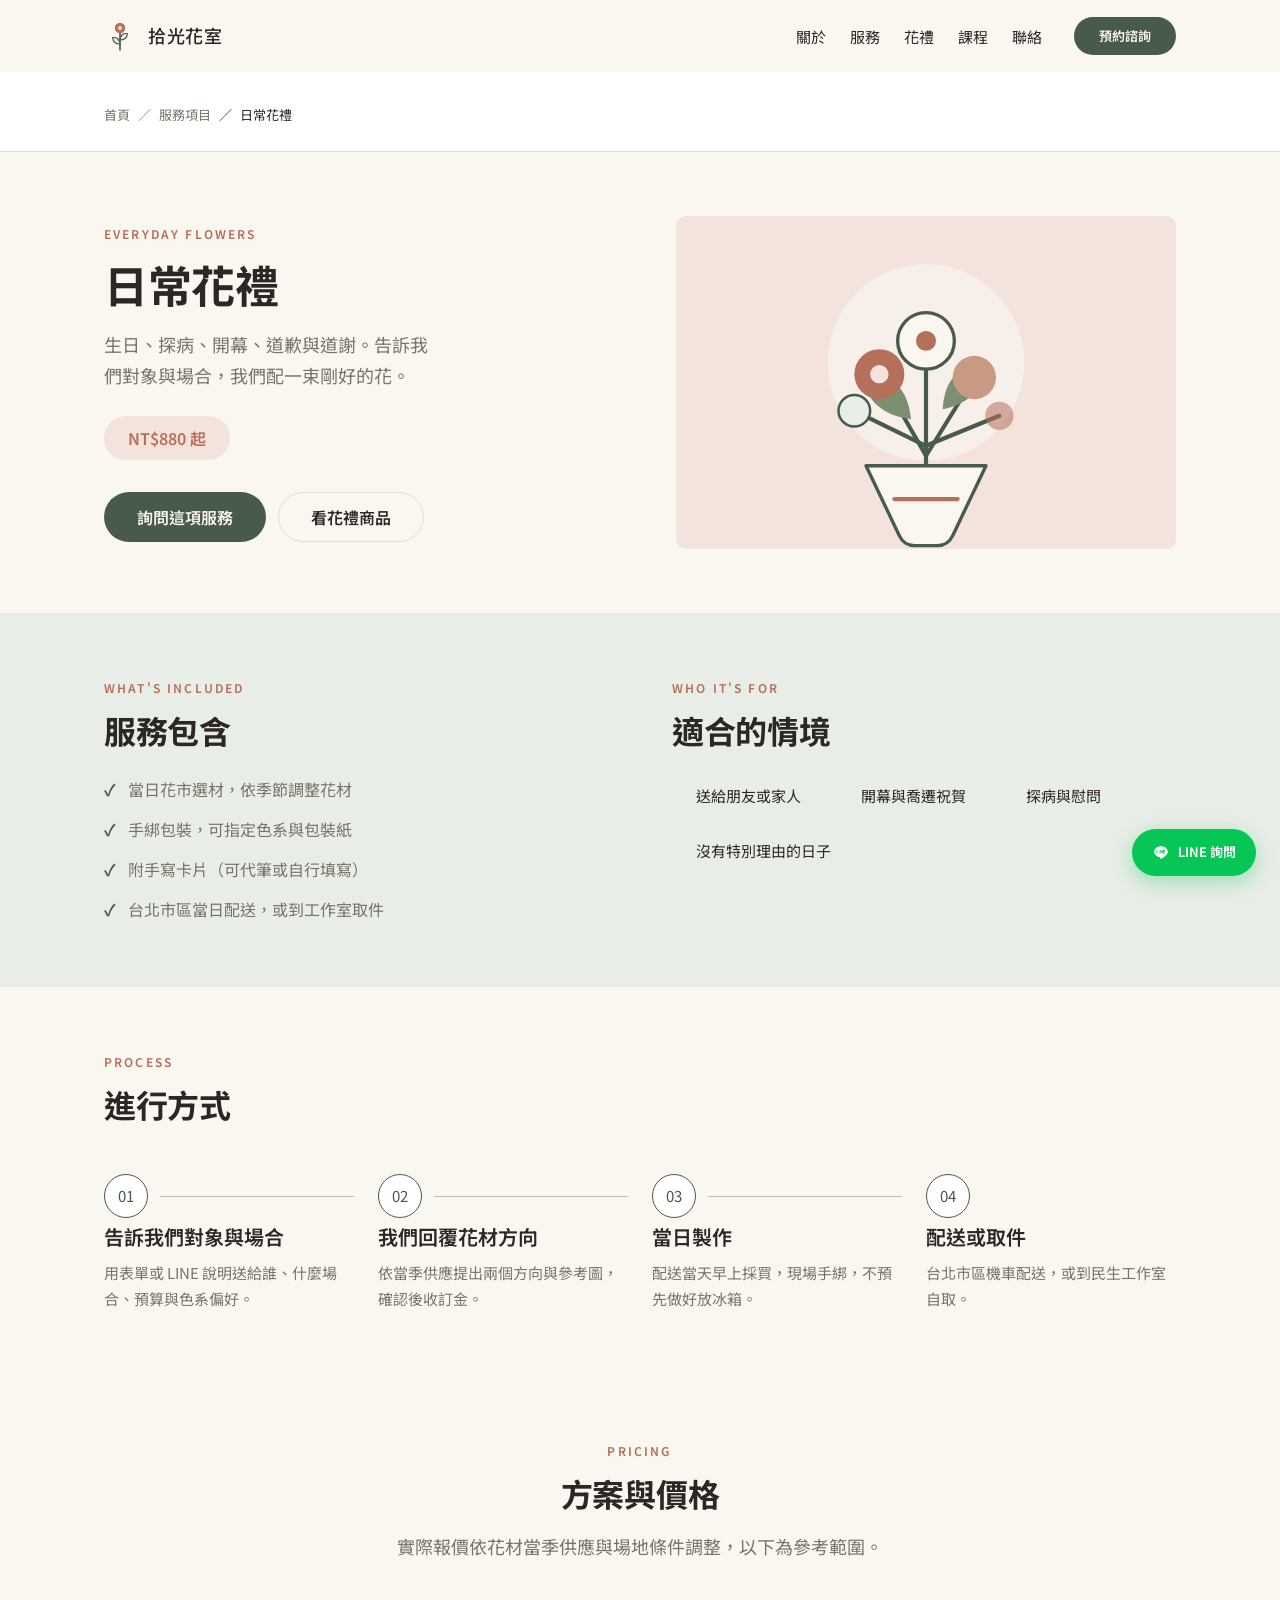
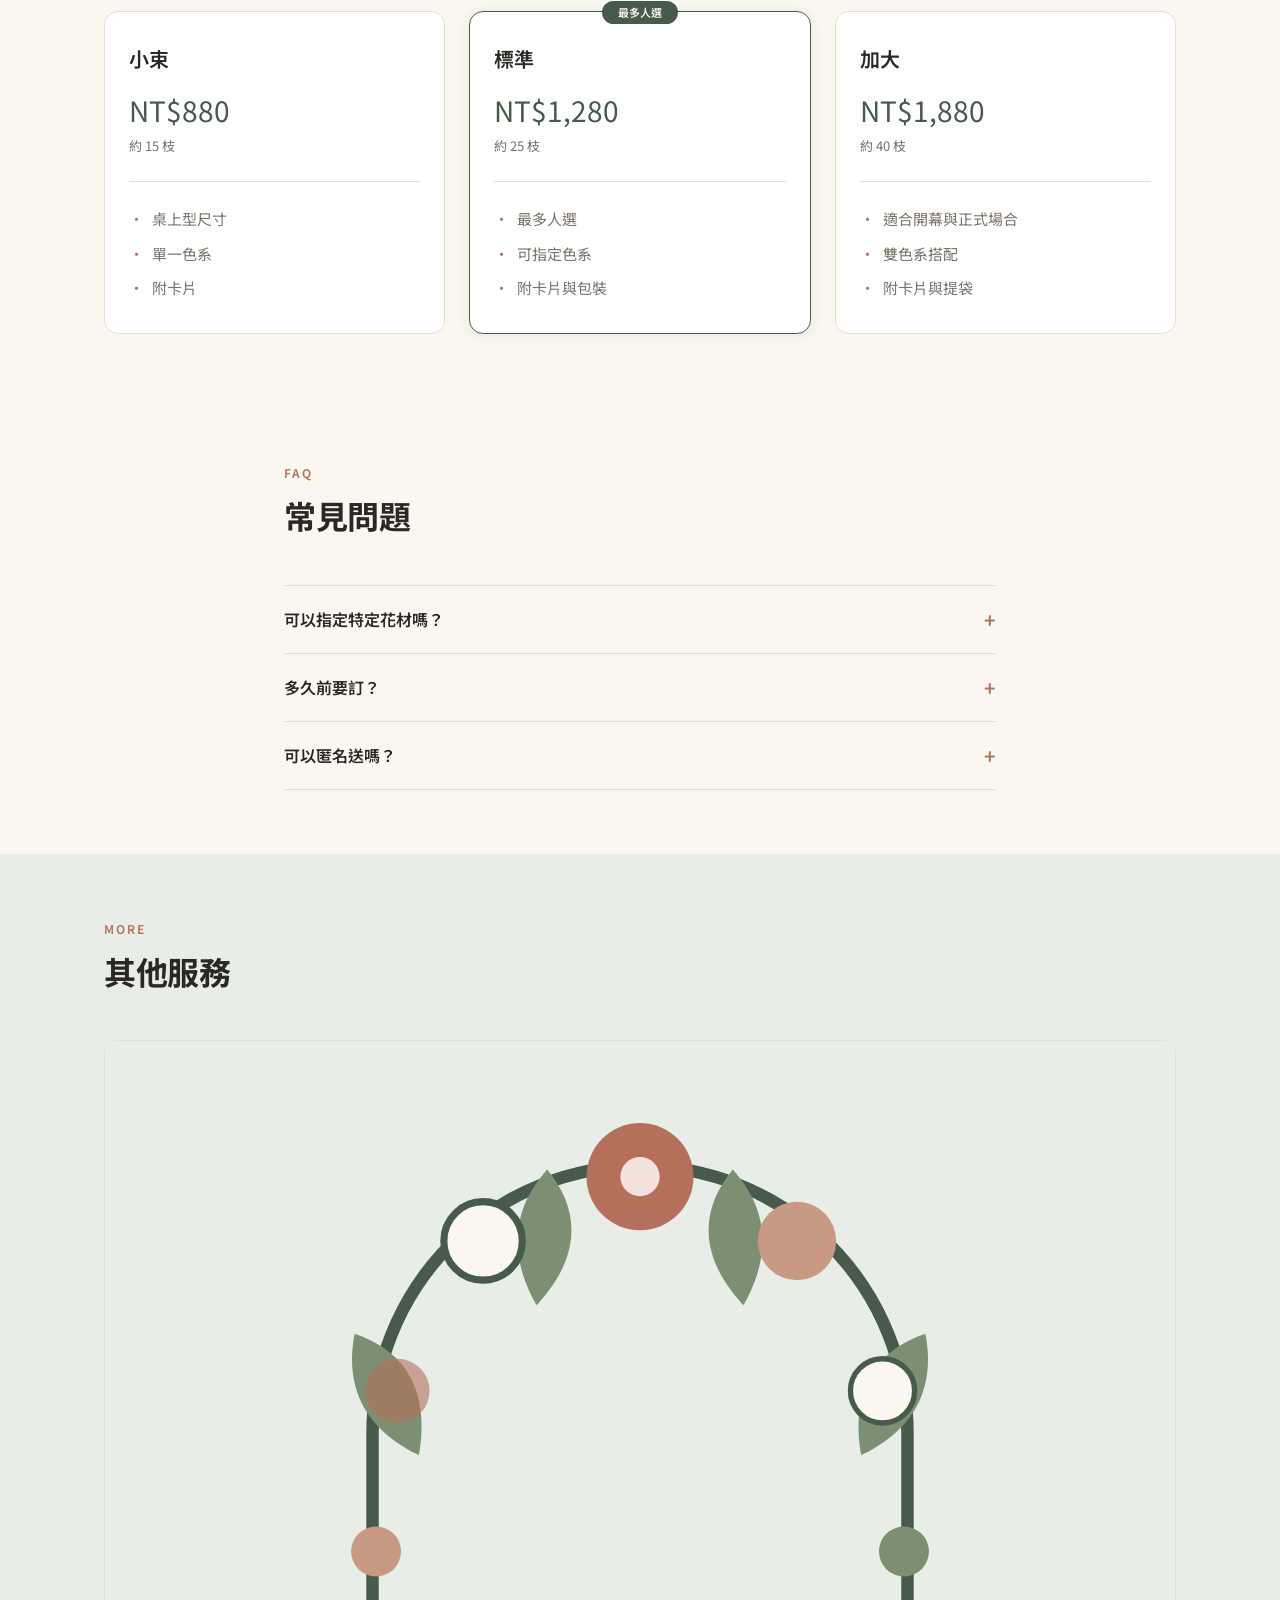
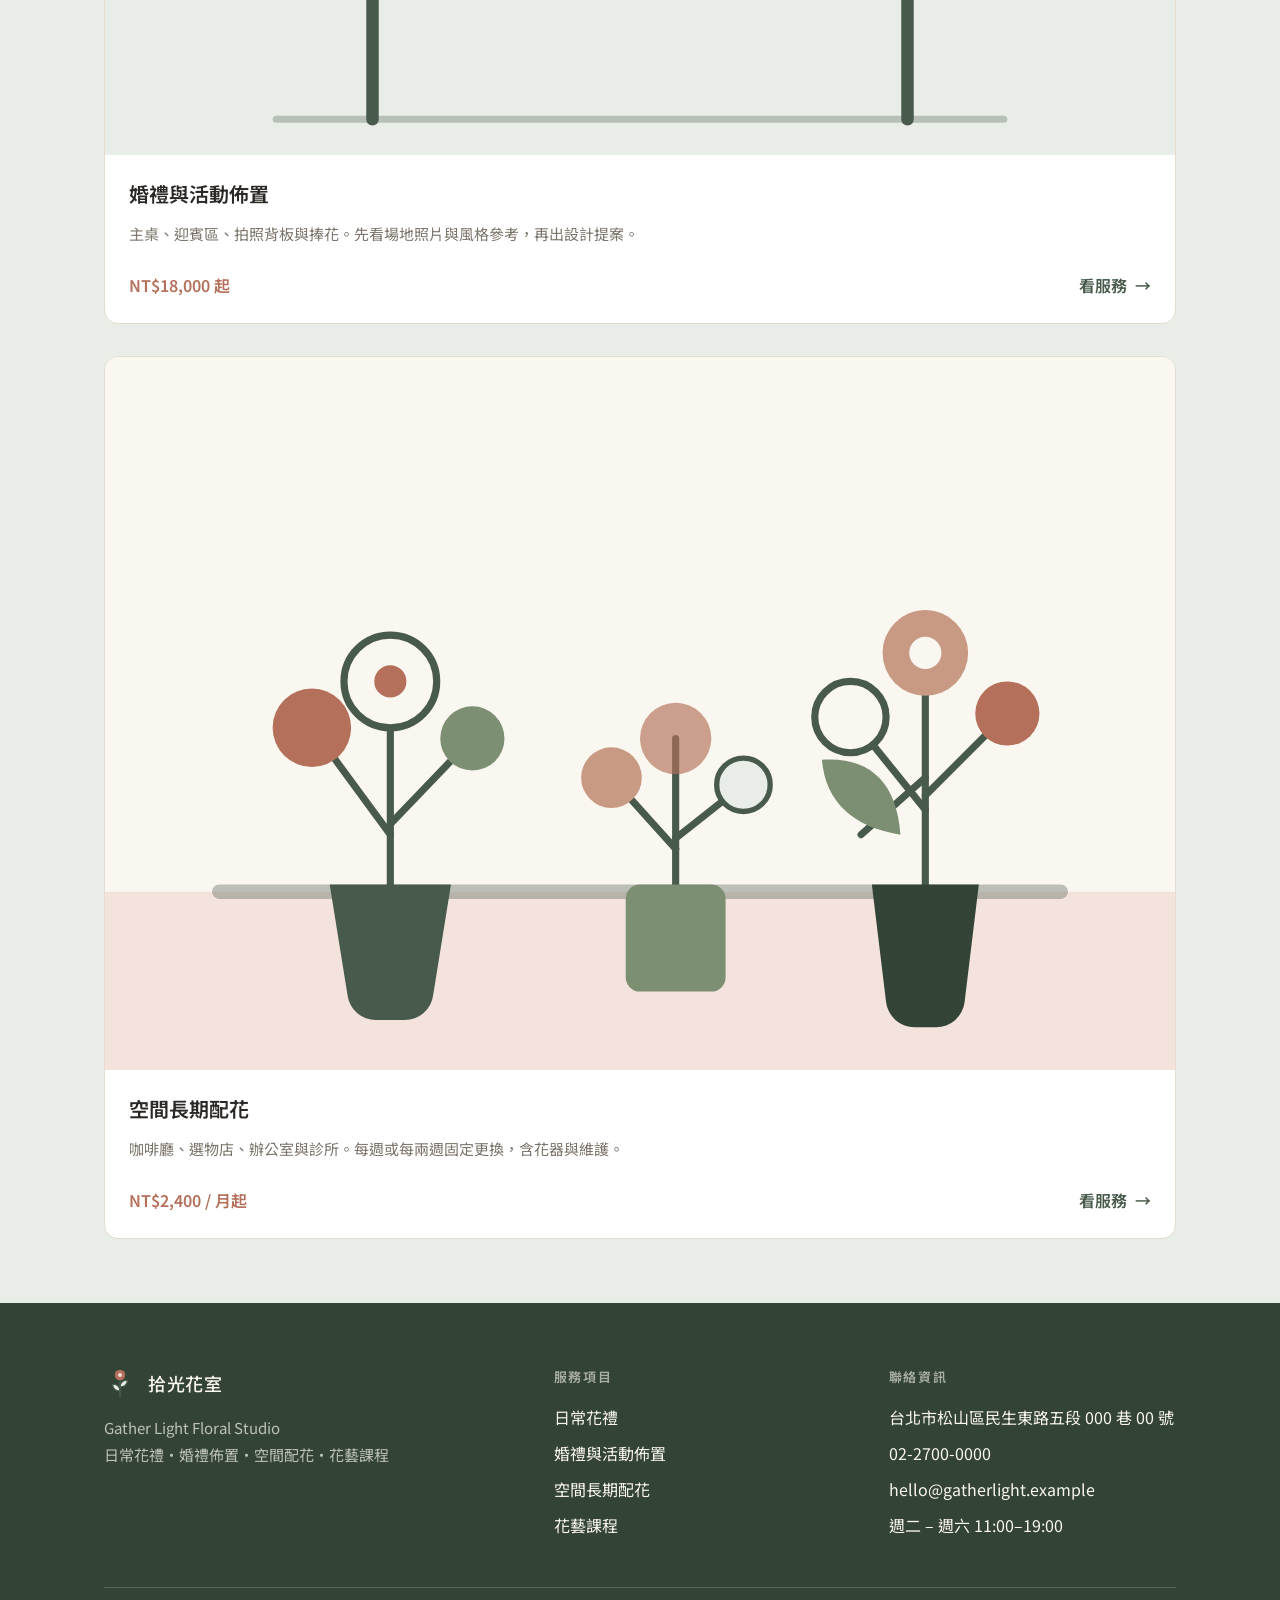
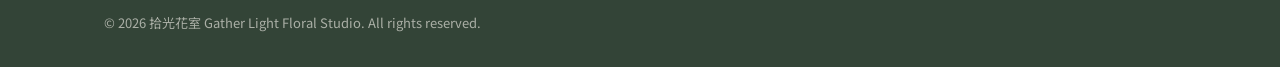
<file: service.html>
<!DOCTYPE html>
<html lang="zh-Hant-TW">
<head>
<meta charset="UTF-8">
<meta name="viewport" content="width=device-width, initial-scale=1">
<title>服務內容｜拾光花室</title>
<meta name="description" content="拾光花室的服務內容：日常花禮、婚禮與活動佈置、空間長期配花。">
<link rel="icon" href="assets/brand/logo.svg" type="image/svg+xml">
<link rel="preconnect" href="https://fonts.googleapis.com">
<link rel="preconnect" href="https://fonts.gstatic.com" crossorigin>
<link href="https://fonts.googleapis.com/css2?family=Noto+Sans+TC:wght@400;500;600;700&display=swap" rel="stylesheet">
<link rel="stylesheet" href="styles/tokens.css">
<link rel="stylesheet" href="styles/base.css">
<link rel="stylesheet" href="styles/layout.css">
<link rel="stylesheet" href="styles/components.css">
<script type="application/ld+json">
{
  "@context": "https://schema.org",
  "@type": "Service",
  "serviceType": "花藝設計服務",
  "provider": {
    "@type": "Florist",
    "name": "拾光花室",
    "url": "https://gatherlight-floral.vercel.app/"
  },
  "areaServed": { "@type": "City", "name": "台北市" },
  "hasOfferCatalog": {
    "@type": "OfferCatalog",
    "name": "服務方案",
    "itemListElement": [
      { "@type": "Offer", "name": "日常花禮", "priceCurrency": "TWD", "price": "880" },
      { "@type": "Offer", "name": "婚禮與活動佈置", "priceCurrency": "TWD", "price": "18000" },
      { "@type": "Offer", "name": "空間長期配花", "priceCurrency": "TWD", "price": "2400" }
    ]
  }
}
</script>
</head>
<body>

<a class="skip-link" href="#main">跳至主要內容</a>

<header class="header" id="header">
  <div class="container header__inner">
    <a class="logo" href="index.html" aria-label="拾光花室 首頁">
      <img src="assets/brand/logo.svg" alt="" width="32" height="32">
      <span class="logo__name">拾光花室</span>
    </a>
    <button class="nav-toggle" id="navToggle" aria-expanded="false" aria-controls="nav">
      <span></span>
      <span class="sr-only">開啟選單</span>
    </button>
    <nav class="nav" id="nav" aria-label="主選單">
      <ul class="nav__list">
        <li><a class="nav__link" href="index.html#about">關於</a></li>
        <li><a class="nav__link" href="index.html#services">服務</a></li>
        <li><a class="nav__link" href="index.html#products">花禮</a></li>
        <li><a class="nav__link" href="index.html#course">課程</a></li>
        <li><a class="nav__link" href="index.html#contact">聯絡</a></li>
      </ul>
      <a class="btn btn--primary btn--sm" href="index.html#contact">預約諮詢</a>
    </nav>
  </div>
</header>

<div class="page-head">
  <div class="container">
    <nav aria-label="麵包屑">
      <ol class="crumb">
        <li><a href="index.html">首頁</a></li>
        <li><a href="index.html#services">服務項目</a></li>
        <li aria-current="page" id="svcCrumb">服務內容</li>
      </ol>
    </nav>
  </div>
</div>

<main id="main">

<noscript>
  <div class="container" style="padding-block:var(--s-16)">
    <h1>服務內容</h1>
    <p class="lede" style="margin-top:var(--s-4)">
      這個頁面需要 JavaScript 才能載入服務內容。請直接查看
      <a class="link-arrow" href="index.html#services">首頁的服務項目</a>，或來電 02-2700-0000。
    </p>
  </div>
</noscript>

<div id="serviceRoot" hidden>

  <!-- ============================================================= Hero -->
  <section class="section section--tight">
    <div class="container svc-hero">
      <div>
        <span class="eyebrow" id="svcEyebrow"></span>
        <h1 id="svcTitle"></h1>
        <p class="lede" style="margin-top:var(--s-4)" id="svcLede"></p>
        <p class="svc-price" id="svcPrice"></p>
        <div style="display:flex; gap:var(--s-3); margin-top:var(--s-8); flex-wrap:wrap">
          <a class="btn btn--primary" href="index.html#contact">詢問這項服務</a>
          <a class="btn btn--ghost" href="index.html#products">看花禮商品</a>
        </div>
      </div>
      <div>
        <img id="svcImg" src="" alt="" width="600" height="400">
      </div>
    </div>
  </section>

  <!-- ========================================================= Includes -->
  <section class="section section--tight section--soft">
    <div class="container">
      <div class="split" style="align-items:start">
        <div>
          <span class="eyebrow">What's included</span>
          <h2>服務包含</h2>
          <ul class="check-list" style="margin-top:var(--s-6)" id="svcIncludes"></ul>
        </div>
        <div>
          <span class="eyebrow">Who it's for</span>
          <h2>適合的情境</h2>
          <ul class="chip-row" style="margin-top:var(--s-6)" id="svcSuit"></ul>
        </div>
      </div>
    </div>
  </section>

  <!-- ============================================================ Steps -->
  <section class="section section--tight">
    <div class="container">
      <div class="section__head">
        <span class="eyebrow">Process</span>
        <h2>進行方式</h2>
      </div>
      <ol class="steps" id="svcSteps"></ol>
    </div>
  </section>

  <!-- ============================================================ Plans -->
  <section class="section section--tight">
    <div class="container">
      <div class="section__head section__head--center">
        <span class="eyebrow">Pricing</span>
        <h2>方案與價格</h2>
        <p>實際報價依花材當季供應與場地條件調整，以下為參考範圍。</p>
      </div>
      <div class="plans" id="svcPlans"></div>
    </div>
  </section>

  <!-- ============================================================== FAQ -->
  <section class="section section--tight">
    <div class="container" style="max-width:760px">
      <div class="section__head">
        <span class="eyebrow">FAQ</span>
        <h2>常見問題</h2>
      </div>
      <div class="faq" id="svcFaq"></div>
    </div>
  </section>

  <!-- =========================================================== Others -->
  <section class="section section--tight section--soft">
    <div class="container">
      <div class="section__head">
        <span class="eyebrow">More</span>
        <h2>其他服務</h2>
      </div>
      <div class="grid grid--2" id="svcOthers"></div>
    </div>
  </section>

</div>
</main>

<footer class="footer">
  <div class="container">
    <div class="footer__grid">
      <div class="footer__brand">
        <div class="logo">
          <img src="assets/brand/logo.svg" alt="" width="32" height="32">
          <span class="logo__name">拾光花室</span>
        </div>
        <p class="footer__tag">
          Gather Light Floral Studio<br>
          日常花禮・婚禮佈置・空間配花・花藝課程
        </p>
      </div>
      <div>
        <h3>服務項目</h3>
        <ul>
          <li><a href="service.html?s=1">日常花禮</a></li>
          <li><a href="service.html?s=2">婚禮與活動佈置</a></li>
          <li><a href="service.html?s=3">空間長期配花</a></li>
          <li><a href="index.html#course">花藝課程</a></li>
        </ul>
      </div>
      <div>
        <h3>聯絡資訊</h3>
        <ul>
          <li>台北市松山區民生東路五段 000 巷 00 號</li>
          <li><a href="tel:+886227000000">02-2700-0000</a></li>
          <li><a href="mailto:hello@gatherlight.example">hello@gatherlight.example</a></li>
          <li>週二 – 週六 11:00–19:00</li>
        </ul>
      </div>
    </div>
    <p class="footer__bottom">© 2026 拾光花室 Gather Light Floral Studio. All rights reserved.</p>
  </div>
</footer>

<a class="line-fab" href="https://line.me/R/ti/p/@gatherlight" target="_blank" rel="noopener" aria-label="用 LINE 詢問"><svg width="18" height="18" viewBox="0 0 24 24" fill="currentColor" aria-hidden="true"><path d="M21 10.2c0-4-4-7.3-9-7.3S3 6.2 3 10.2c0 3.6 3.2 6.6 7.4 7.2.3.06.7.2.8.45.1.23.07.6.03.83l-.13.77c-.04.23-.18.9.8.49s5.3-3.1 7.2-5.34C20.5 13.1 21 11.7 21 10.2ZM8.2 12.4H6.4a.38.38 0 0 1-.38-.38V8.4c0-.2.17-.38.38-.38.2 0 .37.17.37.38v3.25H8.2c.2 0 .37.17.37.38s-.16.37-.37.37Zm1.5-.38a.38.38 0 0 1-.38.38.38.38 0 0 1-.37-.38V8.4c0-.2.17-.38.37-.38.2 0 .38.17.38.38Zm4.34 0a.38.38 0 0 1-.26.36.4.4 0 0 1-.12.02.37.37 0 0 1-.3-.15L11.55 9.7v2.32a.38.38 0 0 1-.37.38.38.38 0 0 1-.38-.38V8.4a.38.38 0 0 1 .26-.36.4.4 0 0 1 .12-.02c.11 0 .22.05.29.15l1.87 2.53V8.4c0-.2.17-.38.37-.38.21 0 .38.17.38.38Zm2.92-2.18a.38.38 0 0 1-.38.37h-1.44v.7h1.44a.38.38 0 0 1 0 .75h-1.44v.7h1.44a.38.38 0 0 1 0 .75h-1.81a.38.38 0 0 1-.38-.38V8.4c0-.2.17-.38.38-.38h1.81c.21 0 .38.17.38.38Z"/></svg><span>LINE 詢問</span></a>

<script src="scripts/main.js"></script>
<script src="scripts/services.js"></script>
</body>
</html>
</file>
<file: styles/tokens.css>
/* ==========================================================================
   tokens.css — design tokens extracted from Figma
   拾光花室 Gather Light Floral Studio
   Change a value here and it propagates through every page.
   Everything downstream references these. Change values here, not in components.
   ========================================================================== */

:root {
  /* ---- Color ---- */
  --c-moss:        #475A4B;
  --c-moss-dark:   #334437;
  --c-moss-soft:   #E8EDE7;
  --c-clay:        #B4705A;
  --c-clay-soft:   #F3E3DC;
  --c-paper:       #FAF6F0;
  --c-surface:     #FFFFFF;
  --c-ink:         #2A2724;
  --c-ink-muted:   #7A7369;
  --c-line:        #E5DCD0;

  /* focus ring — accessibility, not from Figma */
  --c-focus:       #B4705A;

  /* ---- Typography ---- */
  /* One family across the whole site. --font-display exists so headings can be
     swapped independently later without touching every rule that uses them. */
  --font-display: "Noto Sans TC", "PingFang TC", "Microsoft JhengHei",
                  -apple-system, BlinkMacSystemFont, "Segoe UI", sans-serif;
  --font-sans:  "Noto Sans TC", "PingFang TC", "Microsoft JhengHei",
                -apple-system, BlinkMacSystemFont, "Segoe UI", sans-serif;

  --fs-display:  3.5rem;   /* 56 */
  --fs-h1:       2.75rem;  /* 44 */
  --fs-h2:       2rem;     /* 32 */
  --fs-h3:       1.25rem;  /* 20 */
  --fs-body-lg:  1.125rem; /* 18 */
  --fs-body:     1rem;     /* 16 */
  --fs-caption:  0.8125rem;/* 13 */
  --fs-eyebrow:  0.75rem;  /* 12 */

  --lh-display:  1.18;
  --lh-heading:  1.3;
  --lh-body:     1.75;

  --ls-eyebrow:  0.18em;

  /* ---- Spacing scale ---- */
  --s-1:  0.25rem;  /*  4 */
  --s-2:  0.5rem;   /*  8 */
  --s-3:  0.75rem;  /* 12 */
  --s-4:  1rem;     /* 16 */
  --s-5:  1.25rem;  /* 20 — the LINE button's horizontal padding asked for this
                       and the scale skipped it. An unresolvable var() is
                       invalid at computed-value time, so the whole `padding`
                       shorthand was dropped, not just the horizontal half, and
                       the button rendered flush against its own label. */
  --s-6:  1.5rem;   /* 24 */
  --s-8:  2rem;     /* 32 */
  --s-12: 3rem;     /* 48 */
  --s-16: 4rem;     /* 64 */
  --s-24: 6rem;     /* 96 */
  --s-32: 8rem;     /* 128 */

  /* ---- Radius ---- */
  --r-card:   14px;
  --r-image:  10px;
  --r-pill:   999px;

  /* ---- Shadow ---- */
  --sh-card:       0 2px 14px rgba(42, 39, 36, 0.07);
  --sh-card-hover: 0 10px 28px rgba(42, 39, 36, 0.12);
  --sh-header:     0 1px 0 var(--c-line), 0 4px 16px rgba(42, 39, 36, 0.05);

  /* ---- Layout ---- */
  --container:      1120px;
  --container-pad:  var(--s-6);
  --header-h:       72px;

  /* ---- Motion ---- */
  --t-fast: 160ms ease;
  --t-base: 240ms ease;
}

/* Fluid down-scaling of the display/heading sizes on small frames.
   Matches Figma's 375 / 768 / 1440 frames. */
@media (max-width: 900px) {
  :root {
    --fs-display: 2.5rem;  /* 40 */
    --fs-h1:      2.125rem;/* 34 */
    --fs-h2:      1.75rem; /* 28 */
  }
}

@media (max-width: 480px) {
  :root {
    --fs-display:    2.125rem; /* 34 */
    --fs-h1:         1.875rem; /* 30 */
    --fs-h2:         1.5rem;   /* 24 */
    --fs-body-lg:    1.0625rem;
    --container-pad: var(--s-4);
    --header-h:      60px;
  }
}
</file>
<file: styles/base.css>
/* ==========================================================================
   base.css — reset + element defaults + typography
   ========================================================================== */

*,
*::before,
*::after { box-sizing: border-box; }

html {
  -webkit-text-size-adjust: 100%;
  scroll-behavior: smooth;
  scroll-padding-top: calc(var(--header-h) + var(--s-4));
}

body {
  margin: 0;
  background: var(--c-paper);
  color: var(--c-ink);
  font-family: var(--font-sans);
  font-size: var(--fs-body);
  line-height: var(--lh-body);
  -webkit-font-smoothing: antialiased;
  overflow-x: hidden;
}

/* `dd` belongs in this list: the UA default gives it margin-inline-start: 40px,
   which indents any definition list out of alignment with the prose above it
   and takes 40px off the width its content has to wrap in — enough to break a
   nine-character label onto a second line and strand one character there. */
h1, h2, h3, h4, p, figure, blockquote, ul, ol, dl, dd { margin: 0; }
ul, ol { padding: 0; list-style: none; }

/* 700 rather than the 500 the serif used: at the same optical size a sans face
   reads lighter, and h3 is already 600 — without the jump the hierarchy between
   h2 and h3 collapses. Tracking flips negative for the same reason the serif
   wanted it positive: large sans CJK reads loose, not airy. */
h1, h2 {
  font-family: var(--font-display);
  font-weight: 700;
  line-height: var(--lh-heading);
  letter-spacing: -0.01em;
}

h1 { font-size: var(--fs-h1); }
h2 { font-size: var(--fs-h2); }

h3 {
  font-size: var(--fs-h3);
  font-weight: 600;
  line-height: 1.5;
}

a {
  color: inherit;
  text-decoration: none;
  transition: color var(--t-fast);
}

img, svg { display: block; max-width: 100%; height: auto; }

button,
input,
select,
textarea {
  font: inherit;
  color: inherit;
}

button { cursor: pointer; border: 0; background: none; }

/* Visible focus for keyboard users only. */
:focus-visible {
  outline: 2px solid var(--c-focus);
  outline-offset: 3px;
  border-radius: 4px;
}

::selection {
  background: var(--c-clay-soft);
  color: var(--c-ink);
}

/* Screen-reader-only, still focusable. */
.sr-only {
  position: absolute;
  width: 1px; height: 1px;
  padding: 0; margin: -1px;
  overflow: hidden;
  clip: rect(0 0 0 0);
  white-space: nowrap;
  border: 0;
}

.skip-link {
  position: absolute;
  top: var(--s-2);
  left: var(--s-2);
  z-index: 100;
  padding: var(--s-2) var(--s-4);
  background: var(--c-moss);
  color: var(--c-paper);
  border-radius: var(--r-pill);
  transform: translateY(-200%);
  transition: transform var(--t-fast);
}
.skip-link:focus { transform: translateY(0); }

@media (prefers-reduced-motion: reduce) {
  html { scroll-behavior: auto; }
  *,
  *::before,
  *::after {
    animation-duration: 0.01ms !important;
    animation-iteration-count: 1 !important;
    transition-duration: 0.01ms !important;
  }
}

/* ==========================================================================
   Chinese line breaking
   Chinese has no word spaces, so a line may break between any two characters.
   Left alone that regularly strands a single character and its full stop on a
   line of its own — 「…確認適合再報名。」 breaking to a last line of just
   「名。」 — which reads as a mistake rather than as typography.

   `balance` evens the lines out and is right for short blocks: headings, the
   intro paragraphs, card copy. `pretty` only adjusts the last line, so it goes
   on running prose, where balancing whole paragraphs would be wrong (and where
   Chrome declines to balance past its line limit anyway).
   ========================================================================== */
h1, h2, h3, h4,
.lede,
.hero__lede,
.card__desc,
.quickfind__label,
.stats__label,
.plan__unit,
.step h3 {
  text-wrap: balance;
}

p, li, dd, blockquote, figcaption, .faq__a {
  text-wrap: pretty;
}
</file>
<file: styles/layout.css>
/* ==========================================================================
   layout.css — containers, section rhythm, grids
   ========================================================================== */

.container {
  width: 100%;
  max-width: var(--container);
  margin-inline: auto;
  padding-inline: var(--container-pad);
}

/* ---- Section rhythm ---- */
.section { padding-block: var(--s-24); }
.section--tight { padding-block: var(--s-16); }
.section--soft { background: var(--c-moss-soft); }

.section__head {
  max-width: 640px;
  margin-bottom: var(--s-12);
}
.section__head--center {
  margin-inline: auto;
  text-align: center;
}
.section__head p {
  margin-top: var(--s-4);
  color: var(--c-ink-muted);
  font-size: var(--fs-body-lg);
}

/* ---- Two-column split (hero, story, course) ---- */
.split {
  display: grid;
  grid-template-columns: 1fr 1fr;
  gap: var(--s-16);
  align-items: center;
}
.split--text-first > .split__media { order: 2; }

/* ---- Card grids ---- */
.grid {
  display: grid;
  gap: var(--s-8);
}
.grid--3 { grid-template-columns: repeat(3, 1fr); }
.grid--4 { grid-template-columns: repeat(4, 1fr); }

.grid--products {
  grid-template-columns: repeat(3, 1fr);
  gap: var(--s-8) var(--s-6);
}

/* ==========================================================================
   Responsive — Figma frames 1440 / 768 / 375
   ========================================================================== */

@media (max-width: 1024px) {
  .split { gap: var(--s-12); }
  .grid--3,
  .grid--products { grid-template-columns: repeat(2, 1fr); }
  .grid--4 { grid-template-columns: repeat(2, 1fr); }
}

@media (max-width: 768px) {
  .section { padding-block: var(--s-16); }
  .section--tight { padding-block: var(--s-12); }
  .section__head { margin-bottom: var(--s-8); }

  .split {
    grid-template-columns: 1fr;
    gap: var(--s-8);
  }
  /* On mobile the text always reads before the image. */
  .split--text-first > .split__media { order: 0; }
}

@media (max-width: 560px) {
  .grid--3,
  .grid--4,
  .grid--products { grid-template-columns: 1fr; }
  .grid { gap: var(--s-6); }
}
</file>
<file: styles/components.css>
/* ==========================================================================
   components.css — buttons, header, cards, chips, form, footer
   ========================================================================== */

/* --------------------------------------------------------------- Text bits */
.eyebrow {
  display: block;
  margin-bottom: var(--s-3);
  color: var(--c-clay);
  font-size: var(--fs-eyebrow);
  font-weight: 600;
  letter-spacing: var(--ls-eyebrow);
  text-transform: uppercase;
}

.lede {
  color: var(--c-ink-muted);
  font-size: var(--fs-body-lg);
}

.link-arrow {
  display: inline-flex;
  align-items: center;
  gap: var(--s-2);
  color: var(--c-moss);
  font-weight: 600;
}
.link-arrow::after {
  content: "→";
  transition: transform var(--t-fast);
}
.link-arrow:hover { color: var(--c-clay); }
.link-arrow:hover::after { transform: translateX(4px); }

/* ---------------------------------------------------------------- Buttons */
.btn {
  display: inline-flex;
  align-items: center;
  justify-content: center;
  gap: var(--s-2);
  padding: var(--s-3) var(--s-8);
  border: 1px solid transparent;
  border-radius: var(--r-pill);
  font-size: var(--fs-body);
  font-weight: 600;
  line-height: 1.5;
  transition: background var(--t-fast), color var(--t-fast),
              border-color var(--t-fast), transform var(--t-fast);
}
.btn:active { transform: translateY(1px); }

.btn--primary {
  background: var(--c-moss);
  color: var(--c-paper);
}
.btn--primary:hover { background: var(--c-moss-dark); }

.btn--ghost {
  border-color: var(--c-line);
  color: var(--c-ink);
}
.btn--ghost:hover {
  border-color: var(--c-moss);
  color: var(--c-moss);
}

.btn--sm { padding: var(--s-2) var(--s-6); font-size: var(--fs-caption); }

/* ----------------------------------------------------------------- Header */
.header {
  position: sticky;
  top: 0;
  z-index: 50;
  background: var(--c-paper);
  transition: box-shadow var(--t-base);
}
.header.is-stuck { box-shadow: var(--sh-header); }

.header__inner {
  display: flex;
  align-items: center;
  justify-content: space-between;
  gap: var(--s-6);
  height: var(--header-h);
}

.logo { display: flex; align-items: center; gap: var(--s-3); }
.logo img { width: 32px; height: 32px; }
.logo__name {
  font-family: var(--font-display);
  font-size: 1.125rem;
  font-weight: 500;
  letter-spacing: 0.04em;
}

.nav { display: flex; align-items: center; gap: var(--s-8); }
.nav__list { display: flex; gap: var(--s-6); }
.nav__link {
  position: relative;
  padding-block: var(--s-2);
  font-size: 0.9375rem;
}
.nav__link::after {
  content: "";
  position: absolute;
  left: 0; bottom: 0;
  width: 100%; height: 1px;
  background: var(--c-moss);
  transform: scaleX(0);
  transform-origin: left;
  transition: transform var(--t-fast);
}
.nav__link:hover { color: var(--c-moss); }
.nav__link:hover::after,
.nav__link.is-active::after { transform: scaleX(1); }
.nav__link.is-active { color: var(--c-moss); font-weight: 600; }

.nav-toggle {
  display: none;
  width: 40px; height: 40px;
  align-items: center;
  justify-content: center;
  border-radius: 8px;
}
.nav-toggle:hover { background: var(--c-moss-soft); }

/* `:not(.sr-only)` matters: the button also holds a screen-reader label span,
   and `.nav-toggle span` (0,1,1) outweighs `.sr-only` (0,1,0). Unscoped, these
   rules overrode the label's `position: absolute` to `relative` — and `clip`
   only applies to absolutely positioned boxes, so the clip meant to hide it
   became inert and the label was painted as a fourth bar sitting beside the
   icon. Scoping keeps the visual burger to the one span that is decoration. */
.nav-toggle > span:not(.sr-only) {
  position: relative;
  display: block;
  flex: none;
  width: 20px; height: 1.5px;
  background: var(--c-ink);
  transition: background var(--t-fast);
}
.nav-toggle > span:not(.sr-only)::before,
.nav-toggle > span:not(.sr-only)::after {
  content: "";
  position: absolute;
  left: 0;
  width: 20px; height: 1.5px;
  background: var(--c-ink);
  transition: transform var(--t-base);
}
.nav-toggle > span:not(.sr-only)::before { top: -6px; }
.nav-toggle > span:not(.sr-only)::after  { top: 6px; }

.nav-toggle[aria-expanded="true"] > span:not(.sr-only) { background: transparent; }
.nav-toggle[aria-expanded="true"] > span:not(.sr-only)::before {
  transform: translateY(6px) rotate(45deg);
}
.nav-toggle[aria-expanded="true"] > span:not(.sr-only)::after {
  transform: translateY(-6px) rotate(-45deg);
}

/* Injected by main.js, so it only exists where the panel can actually open.
   z-index sits under the sticky header (50) and over everything else: the
   panel is a child of the header, so it stays lit while the page dims.

   Deliberately no `visibility` here — it is inherited, and under
   prefers-reduced-motion the global 0.01ms transition would start one on
   every descendant. opacity + pointer-events does the same job with nothing
   to inherit. */
.nav-scrim {
  display: none;
  position: fixed;
  inset: 0;
  z-index: 40;
  background: rgba(38, 34, 30, 0.38);
  opacity: 0;
  pointer-events: none;
  transition: opacity var(--t-base);
}

/* ------------------------------------------------------------------- Hero */
.hero {
  position: relative;
  padding-block: var(--s-24) var(--s-16);
  overflow: hidden;
}
.hero::before {
  content: "";
  position: absolute;
  top: -120px; right: -140px;
  width: 460px; height: 460px;
  background: var(--c-clay-soft);
  border-radius: 50%;
  opacity: 0.55;
  z-index: 0;
}
.hero .container { position: relative; z-index: 1; }

/* Measure is set in `em` rather than `ch`: `ch` is the width of "0", which is
   roughly half a CJK glyph, so ch-based measures come out half as wide as
   intended on Chinese text. */
.hero__title {
  font-size: var(--fs-display);
  max-width: 11em;
}
.hero__lede {
  margin-top: var(--s-6);
  max-width: 24em;
}
.hero__actions {
  display: flex;
  flex-wrap: wrap;
  gap: var(--s-3);
  margin-top: var(--s-8);
}
.hero__media img {
  width: 100%;
  border-radius: var(--r-image);
}

/* ------------------------------------------------------- Quick-find band */
.quickfind {
  display: grid;
  grid-template-columns: repeat(4, 1fr);
  gap: var(--s-4);
  padding: var(--s-6);
  background: var(--c-surface);
  border: 1px solid var(--c-line);
  border-radius: var(--r-card);
  box-shadow: var(--sh-card);
}
.quickfind__item {
  display: flex;
  align-items: center;
  gap: var(--s-3);
  padding: var(--s-4);
  border-radius: var(--r-image);
  transition: background var(--t-fast);
}
.quickfind__item:hover { background: var(--c-moss-soft); }
.quickfind__icon {
  flex: none;
  display: grid;
  place-items: center;
  width: 40px; height: 40px;
  background: var(--c-moss-soft);
  border-radius: 50%;
  color: var(--c-moss);
}
.quickfind__item:hover .quickfind__icon { background: var(--c-surface); }
.quickfind__label { font-weight: 600; line-height: 1.4; }
.quickfind__hint {
  display: block;
  color: var(--c-ink-muted);
  font-size: var(--fs-caption);
  font-weight: 400;
}

/* ------------------------------------------------------------------ Story */
.story__media img { width: 100%; border-radius: var(--r-image); }
.story p + p { margin-top: var(--s-4); }
.story p { color: var(--c-ink-muted); }

.stats {
  display: grid;
  grid-template-columns: repeat(3, 1fr);
  gap: var(--s-6);
  margin-top: var(--s-8);
  padding-top: var(--s-8);
  border-top: 1px solid var(--c-line);
}
.stats__num {
  display: block;
  font-family: var(--font-display);
  font-size: 2rem;
  line-height: 1.2;
  color: var(--c-moss);
}
.stats__label { color: var(--c-ink-muted); font-size: var(--fs-caption); }

/* ------------------------------------------------------------------- Card */
.card {
  display: flex;
  flex-direction: column;
  background: var(--c-surface);
  border: 1px solid var(--c-line);
  border-radius: var(--r-card);
  overflow: hidden;
  transition: transform var(--t-base), box-shadow var(--t-base);
}
.card:hover {
  transform: translateY(-4px);
  box-shadow: var(--sh-card-hover);
}
.card__media { background: var(--c-moss-soft); }
.card__media img { width: 100%; }
.card__body {
  display: flex;
  flex-direction: column;
  flex: 1;
  padding: var(--s-6);
}
.card__desc {
  margin-top: var(--s-3);
  color: var(--c-ink-muted);
  font-size: 0.9375rem;
}
.card__list {
  margin-top: var(--s-4);
  display: grid;
  gap: var(--s-2);
  font-size: 0.9375rem;
  color: var(--c-ink-muted);
}
.card__list li {
  display: flex;
  gap: var(--s-2);
}
.card__list li::before {
  content: "";
  flex: none;
  width: 5px; height: 5px;
  margin-top: 11px;
  background: var(--c-clay);
  border-radius: 50%;
}
.card__foot {
  display: flex;
  align-items: baseline;
  justify-content: space-between;
  gap: var(--s-4);
  margin-top: auto;
  padding-top: var(--s-6);
}
.card__price {
  color: var(--c-clay);
  font-weight: 600;
}
.card__price small {
  color: var(--c-ink-muted);
  font-weight: 400;
  font-size: var(--fs-caption);
}

/* ------------------------------------------------------- Filter + products */
.chips {
  display: flex;
  flex-wrap: wrap;
  gap: var(--s-3);
  margin-bottom: var(--s-8);
}
.chip {
  padding: var(--s-2) var(--s-6);
  background: var(--c-moss-soft);
  border: 1px solid transparent;
  border-radius: var(--r-pill);
  font-size: 0.9375rem;
  color: var(--c-ink);
  transition: background var(--t-fast), color var(--t-fast);
}
.chip:hover { background: var(--c-line); }
.chip[aria-pressed="true"] {
  background: var(--c-moss);
  color: var(--c-paper);
}

.product { position: relative; }
.product__media {
  position: relative;
  aspect-ratio: 1 / 1;
  background: var(--c-moss-soft);
  border-radius: var(--r-image);
  overflow: hidden;
}
.product__media img {
  width: 100%; height: 100%;
  object-fit: cover;
  transition: transform 400ms ease;
}
.product:hover .product__media img { transform: scale(1.04); }

.badge {
  position: absolute;
  top: var(--s-3); left: var(--s-3);
  padding: var(--s-1) var(--s-3);
  background: var(--c-clay);
  color: #fff;
  border-radius: var(--r-pill);
  font-size: var(--fs-eyebrow);
  font-weight: 600;
  letter-spacing: 0.06em;
}

.product__tag {
  display: inline-block;
  margin-top: var(--s-4);
  padding: 2px var(--s-3);
  background: var(--c-clay-soft);
  color: var(--c-clay);
  border-radius: var(--r-pill);
  font-size: var(--fs-eyebrow);
  font-weight: 600;
}
.product__name { margin-top: var(--s-3); }
.product__desc {
  margin-top: var(--s-1);
  color: var(--c-ink-muted);
  font-size: 0.9375rem;
}
.product__price {
  margin-top: var(--s-3);
  color: var(--c-clay);
  font-weight: 600;
}
.product[hidden] { display: none; }

.empty-state {
  padding: var(--s-16) 0;
  color: var(--c-ink-muted);
  text-align: center;
}

/* ------------------------------------------------------------------ Steps */
.steps {
  display: grid;
  grid-template-columns: repeat(4, 1fr);
  gap: var(--s-6);
  counter-reset: step;
}
.step {
  position: relative;
  padding-top: var(--s-12);
}
.step::before {
  counter-increment: step;
  content: "0" counter(step);
  position: absolute;
  top: 0; left: 0;
  display: grid;
  place-items: center;
  width: 44px; height: 44px;
  background: var(--c-surface);
  border: 1px solid var(--c-moss);
  border-radius: 50%;
  color: var(--c-moss);
  font-family: var(--font-display);
  font-size: 0.9375rem;
}
.step::after {
  content: "";
  position: absolute;
  top: 22px; left: 56px; right: 0;
  height: 1px;
  background: var(--c-moss);
  opacity: 0.35;
}
.step:last-child::after { display: none; }
.step p {
  margin-top: var(--s-2);
  color: var(--c-ink-muted);
  font-size: 0.9375rem;
}

/* ---------------------------------------------------------------- Courses */
.course-list { border-top: 1px solid var(--c-line); }
.course-item {
  display: flex;
  align-items: baseline;
  justify-content: space-between;
  gap: var(--s-4);
  padding-block: var(--s-4);
  border-bottom: 1px solid var(--c-line);
}
.course-item__date {
  flex: none;
  width: 88px;
  color: var(--c-clay);
  font-weight: 600;
  font-size: 0.9375rem;
}
.course-item__name { flex: 1; font-weight: 600; }
.course-item__seat {
  flex: none;
  color: var(--c-ink-muted);
  font-size: var(--fs-caption);
}
.course-item__seat.is-full { color: var(--c-clay); }
.course__media img { width: 100%; border-radius: var(--r-image); }

/* --------------------------------------------------------- Rating + stars */
/* Grey stars with a clay copy clipped over the top, so a 4.9 average renders
   as 4.9 rather than rounding up to five filled stars. The trailing
   letter-spacing is cancelled with a negative margin — otherwise the fill
   percentage measures against a box 2px wider than the glyphs. */
.stars {
  position: relative;
  display: inline-block;
  letter-spacing: 2px;
  margin-right: -2px;
  color: var(--c-line);
  white-space: nowrap;
}
.stars__fill {
  position: absolute;
  inset-block: 0;
  inset-inline-start: 0;
  overflow: hidden;
  white-space: nowrap;
  color: var(--c-clay);
}

.rating-summary {
  display: grid;
  grid-template-columns: auto 1fr;
  gap: var(--s-12);
  align-items: center;
  max-width: 680px;
  margin: 0 auto var(--s-12);
  padding: var(--s-8);
  background: var(--c-surface);
  border: 1px solid var(--c-line);
  border-radius: var(--r-card);
}
.rating-summary__score { text-align: center; }
.rating-summary__num {
  display: block;
  font-family: var(--font-display);
  font-size: var(--fs-h1);
  line-height: 1;
  color: var(--c-moss);
}
.rating-summary__score .stars { margin-top: var(--s-2); }
.rating-summary__count {
  margin-top: var(--s-2);
  font-size: var(--fs-caption);
  color: var(--c-ink-muted);
}
.rating-bars { display: grid; gap: var(--s-2); }
.rating-bar {
  display: grid;
  grid-template-columns: 3.6em 1fr 3.2em;
  gap: var(--s-3);
  align-items: center;
  font-size: var(--fs-caption);
  color: var(--c-ink-muted);
}
.rating-bar__track {
  height: 8px;
  background: var(--c-moss-soft);
  border-radius: var(--r-pill);
  overflow: hidden;
}
.rating-bar__fill {
  display: block;
  height: 100%;
  background: var(--c-clay);
  border-radius: var(--r-pill);
}
.rating-bar__n { text-align: right; font-variant-numeric: tabular-nums; }

@media (max-width: 700px) {
  .rating-summary { grid-template-columns: 1fr; gap: var(--s-6); }
}

/* ----------------------------------------------------------- Testimonials */
.quote {
  display: flex;
  flex-direction: column;
  padding: var(--s-8);
  background: var(--c-surface);
  border: 1px solid var(--c-line);
  border-radius: var(--r-card);
}
.quote p {
  flex: 1;
  font-size: var(--fs-body-lg);
  line-height: 1.85;
}
/* The stars replace what used to be a purely decorative rule above the quote:
   same visual job at the top of the card, but it now carries information. */
.quote__head {
  display: flex;
  align-items: baseline;
  justify-content: space-between;
  gap: var(--s-3);
  margin-bottom: var(--s-6);
}
.quote__stars { color: var(--c-clay); letter-spacing: 2px; }
.quote__date {
  font-size: var(--fs-caption);
  color: var(--c-ink-muted);
  font-variant-numeric: tabular-nums;
}
.quote footer {
  margin-top: var(--s-6);
  color: var(--c-ink-muted);
  font-size: var(--fs-caption);
}
.quote cite {
  display: block;
  color: var(--c-ink);
  font-style: normal;
  font-weight: 600;
  font-size: var(--fs-body);
}

/* ------------------------------------------------------------------- Form */
.form { display: grid; gap: var(--s-4); }
.field { display: grid; gap: var(--s-2); }
.field label { font-size: 0.9375rem; font-weight: 600; }
.field .req { color: var(--c-clay); }

.field input,
.field select,
.field textarea {
  padding: var(--s-3) var(--s-4);
  background: var(--c-surface);
  border: 1px solid var(--c-line);
  border-radius: 8px;
  transition: border-color var(--t-fast);
}
.field input:hover,
.field select:hover,
.field textarea:hover { border-color: var(--c-ink-muted); }
.field input:focus,
.field select:focus,
.field textarea:focus {
  border-color: var(--c-moss);
  outline: none;
  box-shadow: 0 0 0 3px rgba(71, 90, 75, 0.14);
}
.field textarea { resize: vertical; min-height: 120px; }

.field__error {
  color: var(--c-clay);
  font-size: var(--fs-caption);
  min-height: 1.25em;
}
.field.is-invalid input,
.field.is-invalid select,
.field.is-invalid textarea { border-color: var(--c-clay); }

.field-row {
  display: grid;
  grid-template-columns: 1fr 1fr;
  gap: var(--s-4);
}

.form__note {
  color: var(--c-ink-muted);
  font-size: var(--fs-caption);
}
.form__status {
  padding: var(--s-3) var(--s-4);
  background: var(--c-moss-soft);
  border-radius: 8px;
  color: var(--c-moss-dark);
  font-size: 0.9375rem;
}
.form__status[hidden] { display: none; }

.info-panel {
  padding: var(--s-8);
  background: var(--c-surface);
  border: 1px solid var(--c-line);
  border-radius: var(--r-card);
}
.info-panel dt {
  margin-top: var(--s-6);
  color: var(--c-ink-muted);
  font-size: var(--fs-caption);
  letter-spacing: 0.06em;
}
.info-panel dt:first-of-type { margin-top: 0; }
.info-panel dd { margin: var(--s-1) 0 0; font-weight: 600; }
.info-panel dd span {
  display: block;
  font-weight: 400;
  color: var(--c-ink-muted);
  font-size: 0.9375rem;
}
.social {
  display: flex;
  gap: var(--s-3);
  margin-top: var(--s-8);
  padding-top: var(--s-6);
  border-top: 1px solid var(--c-line);
}
.social a {
  display: grid;
  place-items: center;
  width: 38px; height: 38px;
  border: 1px solid var(--c-line);
  border-radius: 50%;
  color: var(--c-moss);
  transition: background var(--t-fast), border-color var(--t-fast);
}
.social a:hover { background: var(--c-moss-soft); border-color: var(--c-moss); }

/* ----------------------------------------------------------------- Footer */
.footer {
  padding-block: var(--s-16) var(--s-8);
  background: var(--c-moss-dark);
  color: var(--c-paper);
}
.footer a:hover { color: var(--c-clay-soft); }
.footer__grid {
  display: grid;
  grid-template-columns: 1.4fr 1fr 1fr;
  gap: var(--s-12);
}
.footer__tag {
  margin-top: var(--s-4);
  max-width: 22em;
  color: rgba(250, 246, 240, 0.7);
  font-size: 0.9375rem;
}
.footer h3 {
  margin-bottom: var(--s-4);
  font-size: var(--fs-caption);
  letter-spacing: 0.12em;
  text-transform: uppercase;
  color: rgba(250, 246, 240, 0.6);
}
.footer li + li { margin-top: var(--s-2); }
.footer__bottom {
  margin-top: var(--s-12);
  padding-top: var(--s-6);
  border-top: 1px solid rgba(250, 246, 240, 0.18);
  color: rgba(250, 246, 240, 0.6);
  font-size: var(--fs-caption);
}
.footer .logo__name { color: var(--c-paper); }

/* -------------------------------------------------------- Scroll reveal */
.reveal {
  opacity: 0;
  transform: translateY(18px);
  transition: opacity 600ms ease, transform 600ms ease;
}
.reveal.is-visible {
  opacity: 1;
  transform: none;
}
@media (prefers-reduced-motion: reduce) {
  .reveal { opacity: 1; transform: none; }
}

/* ==========================================================================
   Responsive
   ========================================================================== */

@media (max-width: 1024px) {
  .quickfind { grid-template-columns: repeat(2, 1fr); }
  .steps { grid-template-columns: repeat(2, 1fr); row-gap: var(--s-12); }
  .step:nth-child(2)::after { display: none; }
  .footer__grid { gap: var(--s-8); }
}

@media (max-width: 900px) {
  .nav {
    position: absolute;
    top: var(--header-h);
    left: 0;
    width: 100%;
    flex-direction: column;
    align-items: stretch;
    gap: 0;
    padding: var(--s-4) var(--container-pad) var(--s-8);
    background: var(--c-paper);
    border-top: 1px solid var(--c-line);
    box-shadow: var(--sh-header);
    /* A phone in landscape is barely taller than the panel. Without a ceiling
       the last links run off the bottom, and because the panel is anchored to
       a sticky header the page cannot be scrolled to reach them. `contain`
       stops the panel's own scroll from chaining to the page behind it. */
    max-height: calc(100vh - var(--header-h));
    max-height: calc(100dvh - var(--header-h));
    overflow-y: auto;
    overscroll-behavior: contain;
    /* Collapsed by default on mobile; JS toggles [data-open]. */
    display: none;
  }
  .nav[data-open="true"] { display: flex; }
  .nav-scrim { display: block; }
  .nav-scrim[data-open] { opacity: 1; pointer-events: auto; }
  .nav__list { flex-direction: column; gap: 0; }
  .nav__link {
    display: block;
    padding: var(--s-3) 0;
    border-bottom: 1px solid var(--c-line);
    font-size: var(--fs-body);
  }
  .nav__link::after { display: none; }
  .nav .btn { margin-top: var(--s-6); }
  .nav-toggle { display: flex; }

  .hero { padding-block: var(--s-12) var(--s-12); }
  .hero__text { max-width: none; }
  .hero__media { max-width: 420px; }
}

@media (max-width: 768px) {
  .footer__grid { grid-template-columns: 1fr 1fr; }
  .footer__brand { grid-column: 1 / -1; }
}

@media (max-width: 480px) {
  .stats { grid-template-columns: repeat(2, 1fr); row-gap: var(--s-6); }
}

@media (max-width: 560px) {
  .quickfind {
    display: flex;
    gap: var(--s-3);
    padding: var(--s-3);
    overflow-x: auto;
    scroll-snap-type: x mandatory;
    -webkit-overflow-scrolling: touch;
  }
  .quickfind__item {
    flex: 0 0 78%;
    scroll-snap-align: start;
    background: var(--c-paper);
  }
  .steps { grid-template-columns: 1fr; row-gap: var(--s-8); }
  .step::after { display: none; }
  .field-row { grid-template-columns: 1fr; }
  .footer__grid { grid-template-columns: 1fr; }
  .course-item { flex-wrap: wrap; }
  .course-item__date { width: 100%; }
  .quote { padding: var(--s-6); }
}

/* ==========================================================================
   service.html — detail template (data-driven from scripts/services.js)
   Every service page shares this one stylesheet block; nothing here is
   per-service, so a new service needs no new CSS.
   ========================================================================== */

.page-head {
  padding-block: var(--s-8) var(--s-6);
  background: var(--c-surface);
  border-bottom: 1px solid var(--c-line);
}
.crumb {
  display: flex;
  flex-wrap: wrap;
  gap: var(--s-2);
  color: var(--c-ink-muted);
  font-size: var(--fs-caption);
}
.crumb li + li::before { content: "／"; margin-right: var(--s-2); }
.crumb a:hover { color: var(--c-moss); }
.crumb [aria-current] { color: var(--c-ink); }

.svc-hero { display: grid; grid-template-columns: 1.05fr 1fr; gap: var(--s-12); align-items: center; }
.svc-hero img { width: 100%; border-radius: var(--r-image); }
.svc-price {
  display: inline-block;
  margin-top: var(--s-6);
  padding: var(--s-2) var(--s-6);
  background: var(--c-clay-soft);
  border-radius: var(--r-pill);
  color: var(--c-clay);
  font-weight: 600;
}

.check-list { display: grid; gap: var(--s-3); }
.check-list li { display: flex; gap: var(--s-3); color: var(--c-ink-muted); }
.check-list li::before {
  content: "✓";
  flex: none;
  color: var(--c-moss);
  font-weight: 700;
}

.chip-row { display: flex; flex-wrap: wrap; gap: var(--s-3); }
.chip-static {
  padding: var(--s-2) var(--s-6);
  background: var(--c-moss-soft);
  border-radius: var(--r-pill);
  font-size: 0.9375rem;
}

/* Plans */
.plans { display: grid; grid-template-columns: repeat(3, minmax(0, 1fr)); gap: var(--s-6); }
.plan {
  position: relative;
  display: flex;
  flex-direction: column;
  padding: var(--s-8) var(--s-6);
  background: var(--c-surface);
  border: 1px solid var(--c-line);
  border-radius: var(--r-card);
}
.plan--featured { border-color: var(--c-moss); box-shadow: var(--sh-card); }
.plan__flag {
  position: absolute;
  top: -11px; left: 50%;
  transform: translateX(-50%);
  padding: 2px var(--s-4);
  background: var(--c-moss);
  border-radius: var(--r-pill);
  color: var(--c-paper);
  font-size: 0.6875rem;
  font-weight: 600;
  white-space: nowrap;
}
.plan__price {
  margin-top: var(--s-3);
  font-family: var(--font-display);
  font-size: 1.75rem;
  color: var(--c-moss);
}
.plan__unit { color: var(--c-ink-muted); font-size: var(--fs-caption); }
.plan__list {
  display: grid;
  gap: var(--s-2);
  margin-top: var(--s-6);
  padding-top: var(--s-6);
  border-top: 1px solid var(--c-line);
  font-size: 0.9375rem;
  color: var(--c-ink-muted);
}
.plan__list li { display: flex; gap: var(--s-2); }
.plan__list li::before { content: "・"; color: var(--c-clay); }

/* FAQ (shared with service page) */
.faq { border-top: 1px solid var(--c-line); }
.faq__item { border-bottom: 1px solid var(--c-line); }
.faq__q {
  display: flex;
  align-items: center;
  justify-content: space-between;
  gap: var(--s-4);
  width: 100%;
  padding: var(--s-4) 0;
  text-align: left;
  font-weight: 600;
}
.faq__q:hover { color: var(--c-moss); }
.faq__q::after {
  content: "+";
  flex: none;
  color: var(--c-clay);
  font-size: 1.25rem;
  transition: transform var(--t-fast);
}
.faq__q[aria-expanded="true"]::after { transform: rotate(45deg); }
.faq__a { padding-bottom: var(--s-4); color: var(--c-ink-muted); font-size: 0.9375rem; }
.faq__a[hidden] { display: none; }

/* ==========================================================================
   Product quick-view modal (index.html)
   ========================================================================== */

.qv-btn {
  position: absolute;
  left: 50%; bottom: var(--s-3);
  transform: translate(-50%, 8px);
  padding: var(--s-2) var(--s-6);
  background: rgba(255, 255, 255, .94);
  border-radius: var(--r-pill);
  font-size: var(--fs-caption);
  font-weight: 600;
  color: var(--c-ink);
  opacity: 0;
  transition: opacity var(--t-fast), transform var(--t-fast);
}
.product:hover .qv-btn,
.qv-btn:focus-visible { opacity: 1; transform: translate(-50%, 0); }
.qv-btn:hover { color: var(--c-moss); }

.modal {
  position: fixed;
  inset: 0;
  z-index: 90;
  display: grid;
  place-items: center;
  padding: var(--s-6);
  visibility: hidden;
}

/* `visibility` here is a gate, not an animation: it decides whether the dialog
   can be focused at all, so it has to apply on the tick the attribute changes.

   Under prefers-reduced-motion it didn't. base.css sets
   `transition-duration: 0.01ms !important` on `*`, and any element that
   declares no transition-property gets the initial value `all`. `visibility`
   is inherited, so opening the dialog started a visibility transition on every
   descendant — each one stayed `hidden`, and a hidden element cannot take
   focus. quickview.js's focus() call silently did nothing, focus stayed on the
   page behind the scrim, and Tab carried on walking the background: a dialog
   that was modal in appearance only, for exactly the users least able to
   tolerate it.

   Nothing in a dialog should animate under reduced motion anyway, so the
   subtree opts out entirely. Scoped to the overlay so the rest of the page
   keeps the standard reduced-motion treatment. */
@media (prefers-reduced-motion: reduce) {
  .modal,
  .modal * { transition: none !important; }
}
.modal[data-open] { visibility: visible; }
.modal__scrim {
  position: absolute;
  inset: 0;
  background: rgba(42, 39, 36, .5);
  opacity: 0;
  transition: opacity var(--t-base);
}
.modal[data-open] .modal__scrim { opacity: 1; }
.modal__panel {
  position: relative;
  display: grid;
  grid-template-columns: 300px minmax(0, 1fr);
  gap: var(--s-8);
  width: min(760px, 100%);
  max-height: 90vh;
  overflow-y: auto;
  padding: var(--s-8);
  background: var(--c-surface);
  border-radius: var(--r-card);
  transform: scale(.96);
  opacity: 0;
  transition: transform var(--t-base), opacity var(--t-base);
}
.modal[data-open] .modal__panel { transform: none; opacity: 1; }
.modal__panel img { width: 100%; border-radius: var(--r-image); background: var(--c-moss-soft); }
.modal__close {
  position: absolute;
  top: var(--s-4); right: var(--s-4);
  display: grid;
  place-items: center;
  width: 34px; height: 34px;
  border-radius: 50%;
  font-size: 1.25rem;
  line-height: 1;
}
.modal__close:hover { background: var(--c-moss-soft); }
.modal__tag {
  display: inline-block;
  padding: 2px var(--s-3);
  background: var(--c-clay-soft);
  color: var(--c-clay);
  border-radius: var(--r-pill);
  font-size: var(--fs-eyebrow);
  font-weight: 600;
}
.modal__price { margin-top: var(--s-4); color: var(--c-clay); font-size: 1.25rem; font-weight: 600; }
.modal__spec { margin-top: var(--s-6); padding-top: var(--s-6); border-top: 1px solid var(--c-line); }
.modal__spec div {
  display: flex;
  justify-content: space-between;
  gap: var(--s-4);
  padding-block: var(--s-2);
  font-size: 0.9375rem;
}
.modal__spec dt { color: var(--c-ink-muted); }
.modal__spec dd { margin: 0; font-weight: 600; }

@media (max-width: 900px) {
  .svc-hero { grid-template-columns: 1fr; gap: var(--s-8); }
  .plans { grid-template-columns: 1fr; }
  .modal__panel { grid-template-columns: 1fr; padding: var(--s-6); }
}

/* ==========================================================================
   LINE contact — floating action button + contact block
   In Taiwan small businesses convert on LINE 官方帳號 rather than web forms,
   so it gets a persistent entry point rather than a footer link.
   ========================================================================== */

.line-fab {
  position: fixed;
  right: var(--s-6);
  bottom: var(--s-6);
  z-index: 70;
  display: inline-flex;
  align-items: center;
  gap: var(--s-2);
  padding: var(--s-3) var(--s-5);
  background: #06C755;
  border-radius: var(--r-pill);
  color: #fff;
  font-size: var(--fs-caption);
  font-weight: 600;
  box-shadow: 0 6px 20px rgba(6, 199, 85, .35);
  transition: transform var(--t-fast), box-shadow var(--t-fast), opacity var(--t-fast);
}
/* The fab sits above the header, so it would float undimmed and still tappable
   over the scrimmed page with the menu open — a live target on a surface that
   is telling the visitor it is not interactive. */
body[data-nav-open] .line-fab { opacity: 0; pointer-events: none; }
.line-fab:hover {
  color: #fff;
  transform: translateY(-2px);
  box-shadow: 0 10px 26px rgba(6, 199, 85, .45);
}
.line-fab svg { flex: none; }

.line-inline {
  display: inline-flex;
  align-items: center;
  gap: var(--s-2);
  padding: var(--s-3) var(--s-6);
  background: #06C755;
  border-radius: var(--r-pill);
  color: #fff;
  font-weight: 600;
  font-size: var(--fs-body);
}
.line-inline:hover { background: #05B34C; color: #fff; }

@media (max-width: 720px) {
  .line-fab { right: var(--s-4); bottom: var(--s-4); padding: var(--s-3); }
  .line-fab span { display: none; }
}

/* Filter rows — occasion first, then product type */
.filter-row {
  display: flex;
  align-items: baseline;
  gap: var(--s-4);
  margin-bottom: var(--s-4);
}
.filter-row:last-of-type { margin-bottom: var(--s-8); }
.filter-row__label {
  flex: none;
  width: 5em;
  color: var(--c-ink-muted);
  font-size: var(--fs-caption);
  font-weight: 600;
}
.filter-row .chips { margin-bottom: 0; }

/* ---- Delivery date + sort (injected by scripts/delivery.js) ---- */
.deliv {
  display: flex;
  align-items: center;
  flex-wrap: wrap;
  gap: var(--s-3);
}
.deliv__date,
.deliv__sort {
  padding: var(--s-2) var(--s-3);
  background: var(--c-surface);
  border: 1px solid var(--c-line);
  border-radius: var(--r-pill);
  color: var(--c-ink);
  font: inherit;
  font-size: var(--fs-caption);
}
.deliv__date:hover,
.deliv__sort:hover { border-color: var(--c-moss); }
.deliv__date:focus-visible,
.deliv__sort:focus-visible {
  outline: 2px solid var(--c-focus);
  outline-offset: 2px;
}
.deliv__clear {
  color: var(--c-ink-muted);
  font-size: var(--fs-caption);
  text-decoration: underline;
}
.deliv__clear:hover { color: var(--c-clay); }
.deliv__clear[hidden] { display: none; }
/* Pushed onto its own line so the note reads as a footnote to the controls
   rather than another control. */
.deliv__note {
  flex-basis: 100%;
  color: var(--c-ink-muted);
  font-size: var(--fs-caption);
}

/* The earliest-arrival line under each price. */
.product__eta {
  margin-top: var(--s-1);
  color: var(--c-moss);
  font-size: var(--fs-caption);
}

@media (max-width: 560px) {
  .filter-row { flex-direction: column; gap: var(--s-2); }
  .filter-row__label { width: auto; }
}
</file>
